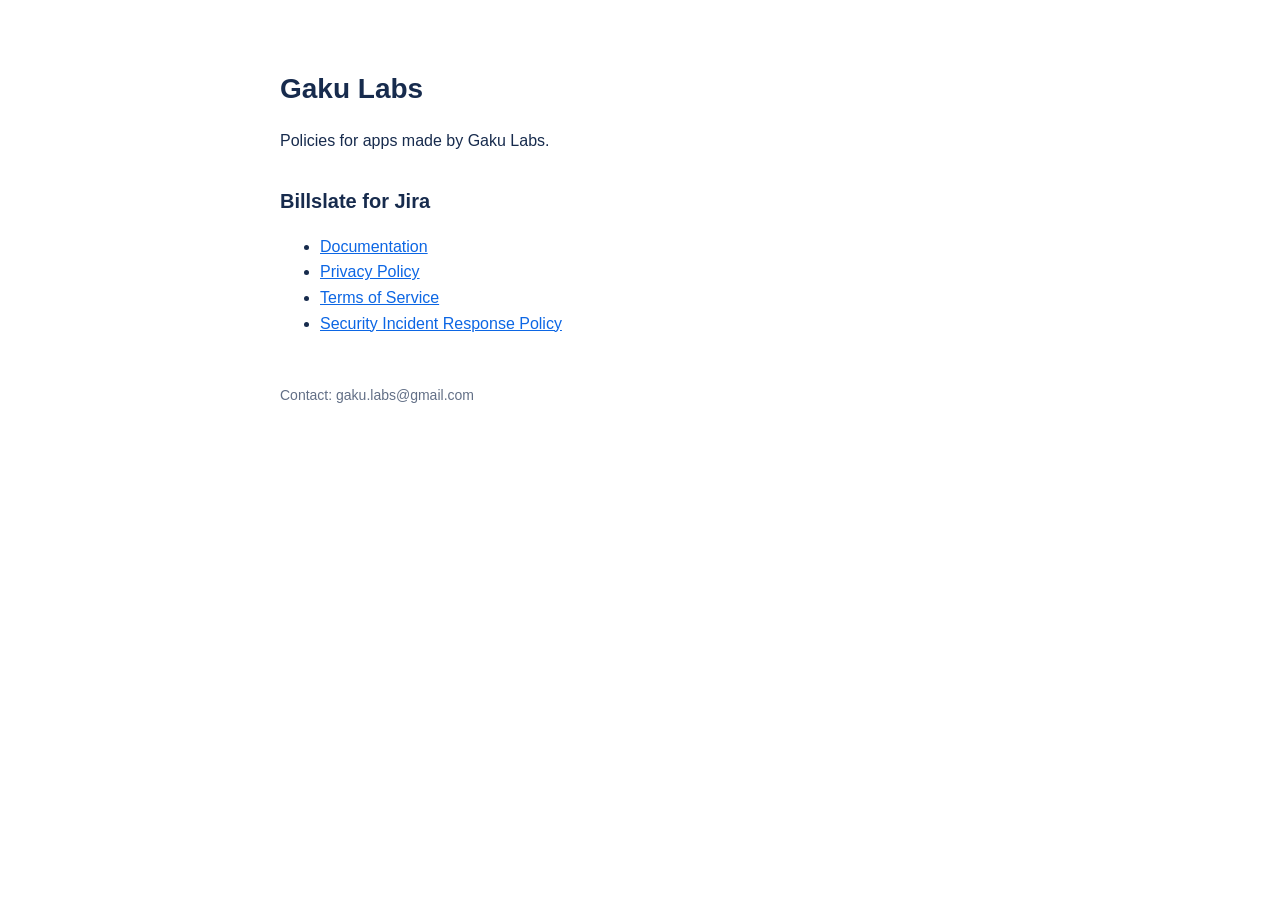
<file: index.html>
<!doctype html>
<html lang="en">
<head>
<meta charset="utf-8">
<meta name="viewport" content="width=device-width, initial-scale=1">
<title>Gaku Labs — Legal</title>
<link rel="stylesheet" href="style.css">
</head>
<body>
<main>
<h1>Gaku Labs</h1>
<p>Policies for apps made by Gaku Labs.</p>
<h2>Billslate for Jira</h2>
<ul>
<li><a href="billslate/">Documentation</a></li>
<li><a href="billslate/privacy.html">Privacy Policy</a></li>
<li><a href="billslate/terms.html">Terms of Service</a></li>
<li><a href="billslate/security.html">Security Incident Response Policy</a></li>
</ul>
<footer>Contact: gaku.labs@gmail.com</footer>
</main>
</body>
</html>
</file>
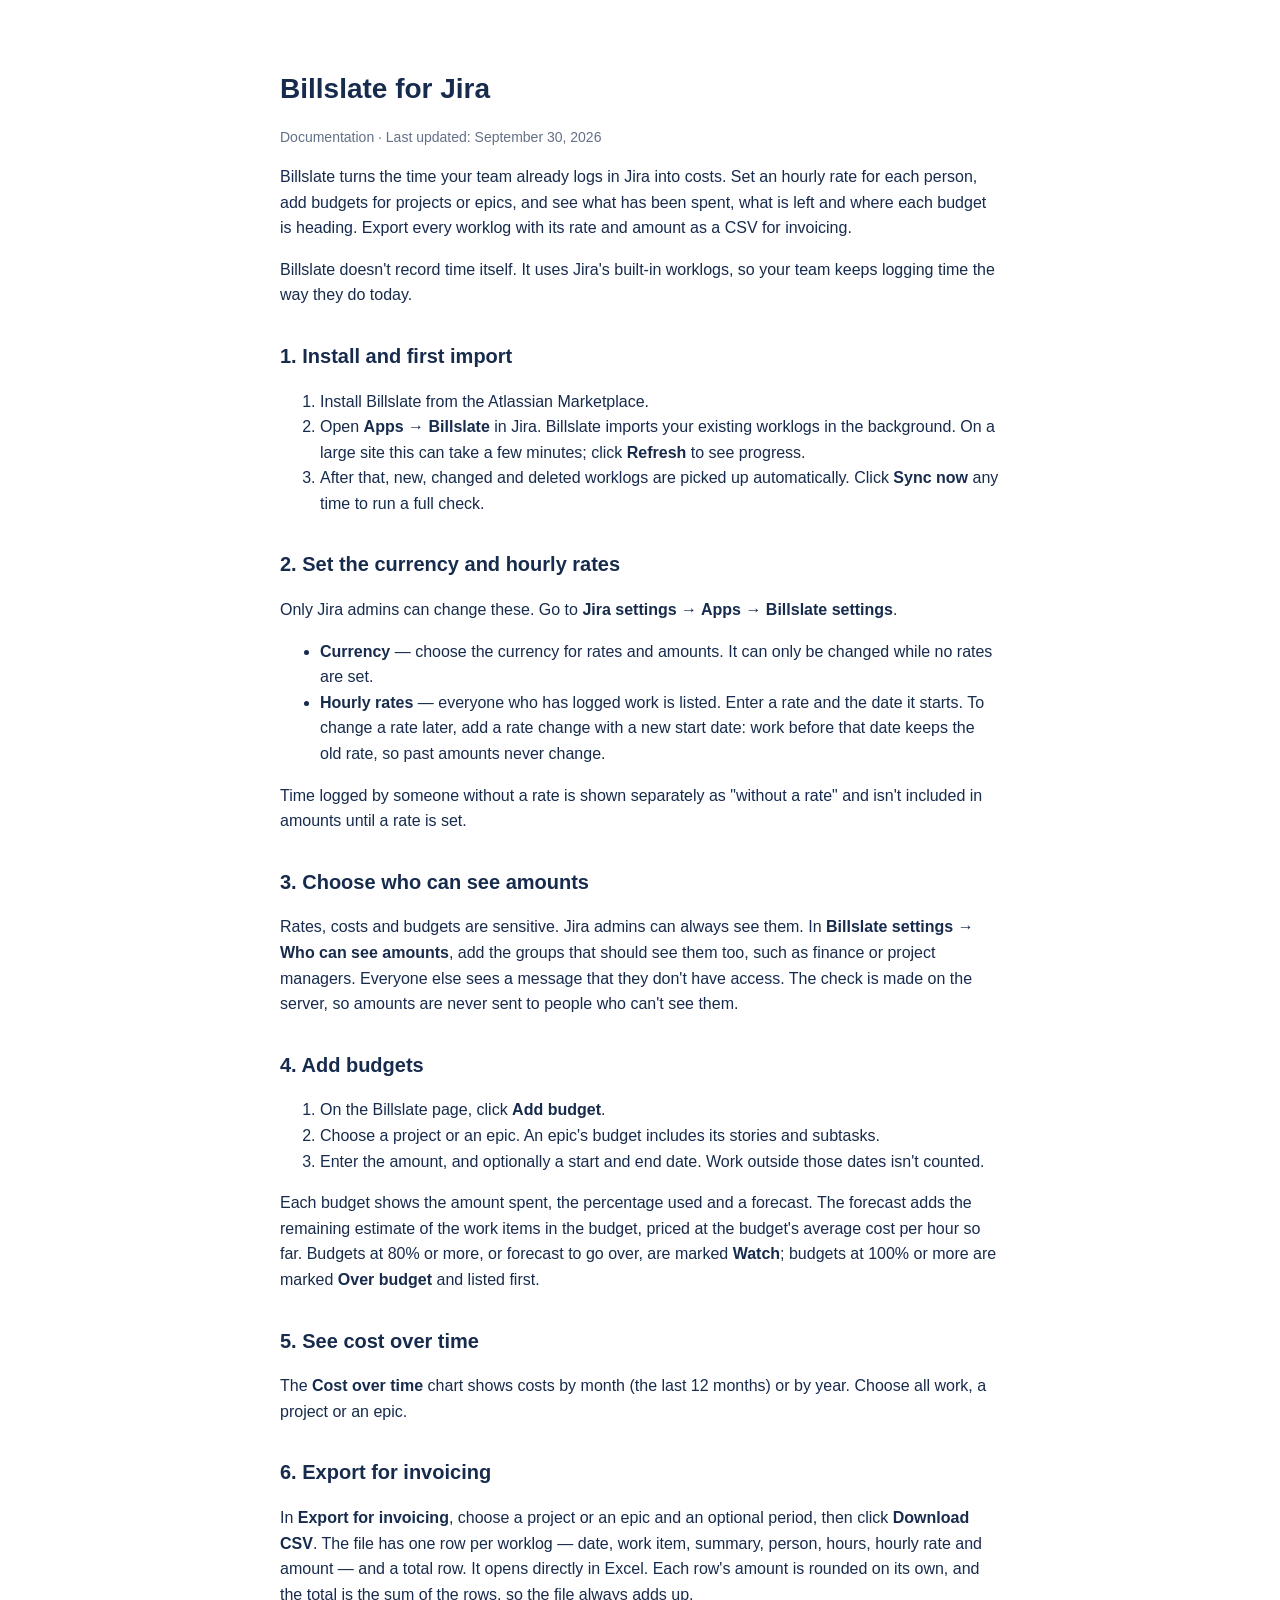
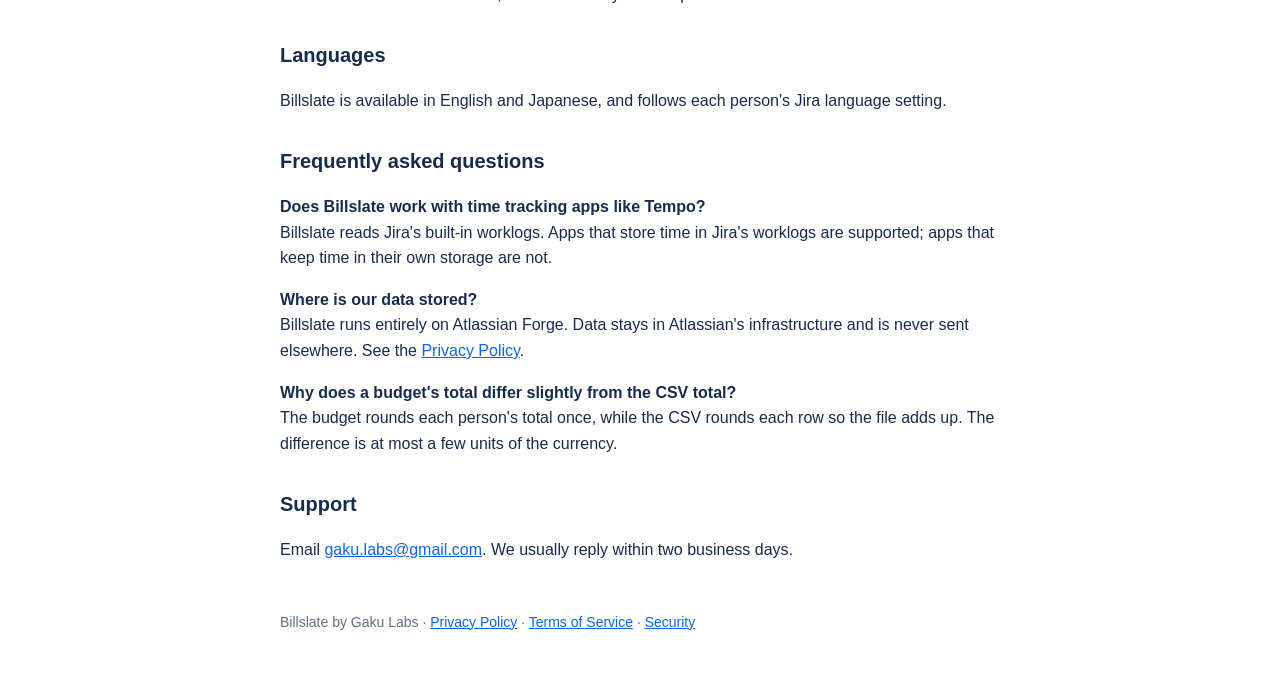
<file: billslate/index.html>
<!doctype html>
<html lang="en">
<head>
<meta charset="utf-8">
<meta name="viewport" content="width=device-width, initial-scale=1">
<title>Billslate for Jira — Documentation</title>
<link rel="stylesheet" href="../style.css">
</head>
<body>
<main>
<h1>Billslate for Jira</h1>
<p class="updated">Documentation · Last updated: September 30, 2026</p>

<p>Billslate turns the time your team already logs in Jira into costs. Set an hourly rate for each person, add budgets for projects or epics, and see what has been spent, what is left and where each budget is heading. Export every worklog with its rate and amount as a CSV for invoicing.</p>
<p>Billslate doesn't record time itself. It uses Jira's built-in worklogs, so your team keeps logging time the way they do today.</p>

<h2>1. Install and first import</h2>
<ol>
<li>Install Billslate from the Atlassian Marketplace.</li>
<li>Open <strong>Apps → Billslate</strong> in Jira. Billslate imports your existing worklogs in the background. On a large site this can take a few minutes; click <strong>Refresh</strong> to see progress.</li>
<li>After that, new, changed and deleted worklogs are picked up automatically. Click <strong>Sync now</strong> any time to run a full check.</li>
</ol>

<h2>2. Set the currency and hourly rates</h2>
<p>Only Jira admins can change these. Go to <strong>Jira settings → Apps → Billslate settings</strong>.</p>
<ul>
<li><strong>Currency</strong> — choose the currency for rates and amounts. It can only be changed while no rates are set.</li>
<li><strong>Hourly rates</strong> — everyone who has logged work is listed. Enter a rate and the date it starts. To change a rate later, add a rate change with a new start date: work before that date keeps the old rate, so past amounts never change.</li>
</ul>
<p>Time logged by someone without a rate is shown separately as "without a rate" and isn't included in amounts until a rate is set.</p>

<h2>3. Choose who can see amounts</h2>
<p>Rates, costs and budgets are sensitive. Jira admins can always see them. In <strong>Billslate settings → Who can see amounts</strong>, add the groups that should see them too, such as finance or project managers. Everyone else sees a message that they don't have access. The check is made on the server, so amounts are never sent to people who can't see them.</p>

<h2>4. Add budgets</h2>
<ol>
<li>On the Billslate page, click <strong>Add budget</strong>.</li>
<li>Choose a project or an epic. An epic's budget includes its stories and subtasks.</li>
<li>Enter the amount, and optionally a start and end date. Work outside those dates isn't counted.</li>
</ol>
<p>Each budget shows the amount spent, the percentage used and a forecast. The forecast adds the remaining estimate of the work items in the budget, priced at the budget's average cost per hour so far. Budgets at 80% or more, or forecast to go over, are marked <strong>Watch</strong>; budgets at 100% or more are marked <strong>Over budget</strong> and listed first.</p>

<h2>5. See cost over time</h2>
<p>The <strong>Cost over time</strong> chart shows costs by month (the last 12 months) or by year. Choose all work, a project or an epic.</p>

<h2>6. Export for invoicing</h2>
<p>In <strong>Export for invoicing</strong>, choose a project or an epic and an optional period, then click <strong>Download CSV</strong>. The file has one row per worklog — date, work item, summary, person, hours, hourly rate and amount — and a total row. It opens directly in Excel. Each row's amount is rounded on its own, and the total is the sum of the rows, so the file always adds up.</p>

<h2>Languages</h2>
<p>Billslate is available in English and Japanese, and follows each person's Jira language setting.</p>

<h2>Frequently asked questions</h2>
<p><strong>Does Billslate work with time tracking apps like Tempo?</strong><br>Billslate reads Jira's built-in worklogs. Apps that store time in Jira's worklogs are supported; apps that keep time in their own storage are not.</p>
<p><strong>Where is our data stored?</strong><br>Billslate runs entirely on Atlassian Forge. Data stays in Atlassian's infrastructure and is never sent elsewhere. See the <a href="privacy.html">Privacy Policy</a>.</p>
<p><strong>Why does a budget's total differ slightly from the CSV total?</strong><br>The budget rounds each person's total once, while the CSV rounds each row so the file adds up. The difference is at most a few units of the currency.</p>

<h2>Support</h2>
<p>Email <a href="mailto:gaku.labs@gmail.com">gaku.labs@gmail.com</a>. We usually reply within two business days.</p>

<footer>Billslate by Gaku Labs · <a href="privacy.html">Privacy Policy</a> · <a href="terms.html">Terms of Service</a> · <a href="security.html">Security</a></footer>
</main>
</body>
</html>
</file>
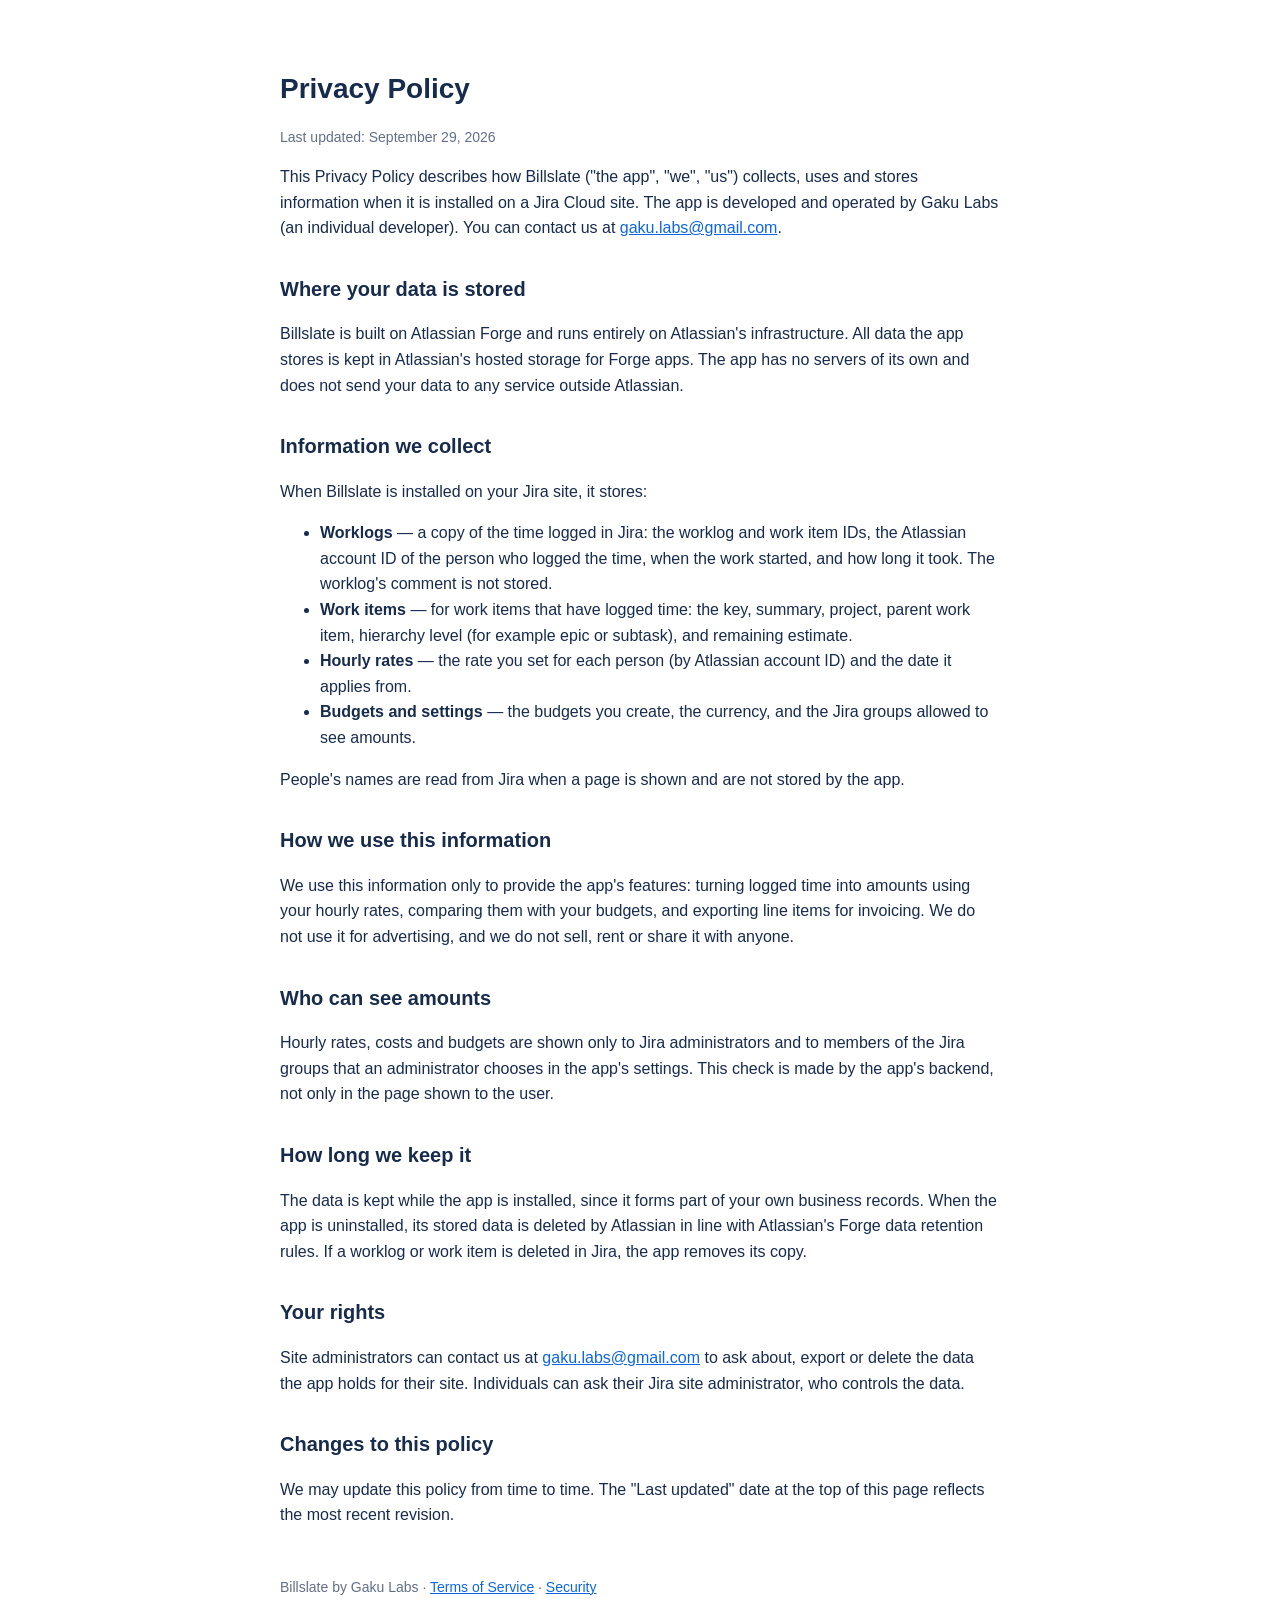
<file: billslate/privacy.html>
<!doctype html>
<html lang="en">
<head>
<meta charset="utf-8">
<meta name="viewport" content="width=device-width, initial-scale=1">
<title>Billslate — Privacy Policy</title>
<link rel="stylesheet" href="../style.css">
</head>
<body>
<main>
<h1>Privacy Policy</h1>
<p class="updated">Last updated: September 29, 2026</p>

<p>This Privacy Policy describes how Billslate ("the app", "we", "us") collects, uses and stores information when it is installed on a Jira Cloud site. The app is developed and operated by Gaku Labs (an individual developer). You can contact us at <a href="mailto:gaku.labs@gmail.com">gaku.labs@gmail.com</a>.</p>

<h2>Where your data is stored</h2>
<p>Billslate is built on Atlassian Forge and runs entirely on Atlassian's infrastructure. All data the app stores is kept in Atlassian's hosted storage for Forge apps. The app has no servers of its own and does not send your data to any service outside Atlassian.</p>

<h2>Information we collect</h2>
<p>When Billslate is installed on your Jira site, it stores:</p>
<ul>
<li><strong>Worklogs</strong> — a copy of the time logged in Jira: the worklog and work item IDs, the Atlassian account ID of the person who logged the time, when the work started, and how long it took. The worklog's comment is not stored.</li>
<li><strong>Work items</strong> — for work items that have logged time: the key, summary, project, parent work item, hierarchy level (for example epic or subtask), and remaining estimate.</li>
<li><strong>Hourly rates</strong> — the rate you set for each person (by Atlassian account ID) and the date it applies from.</li>
<li><strong>Budgets and settings</strong> — the budgets you create, the currency, and the Jira groups allowed to see amounts.</li>
</ul>
<p>People's names are read from Jira when a page is shown and are not stored by the app.</p>

<h2>How we use this information</h2>
<p>We use this information only to provide the app's features: turning logged time into amounts using your hourly rates, comparing them with your budgets, and exporting line items for invoicing. We do not use it for advertising, and we do not sell, rent or share it with anyone.</p>

<h2>Who can see amounts</h2>
<p>Hourly rates, costs and budgets are shown only to Jira administrators and to members of the Jira groups that an administrator chooses in the app's settings. This check is made by the app's backend, not only in the page shown to the user.</p>

<h2>How long we keep it</h2>
<p>The data is kept while the app is installed, since it forms part of your own business records. When the app is uninstalled, its stored data is deleted by Atlassian in line with Atlassian's Forge data retention rules. If a worklog or work item is deleted in Jira, the app removes its copy.</p>

<h2>Your rights</h2>
<p>Site administrators can contact us at <a href="mailto:gaku.labs@gmail.com">gaku.labs@gmail.com</a> to ask about, export or delete the data the app holds for their site. Individuals can ask their Jira site administrator, who controls the data.</p>

<h2>Changes to this policy</h2>
<p>We may update this policy from time to time. The "Last updated" date at the top of this page reflects the most recent revision.</p>

<footer>Billslate by Gaku Labs · <a href="terms.html">Terms of Service</a> · <a href="security.html">Security</a></footer>
</main>
</body>
</html>
</file>
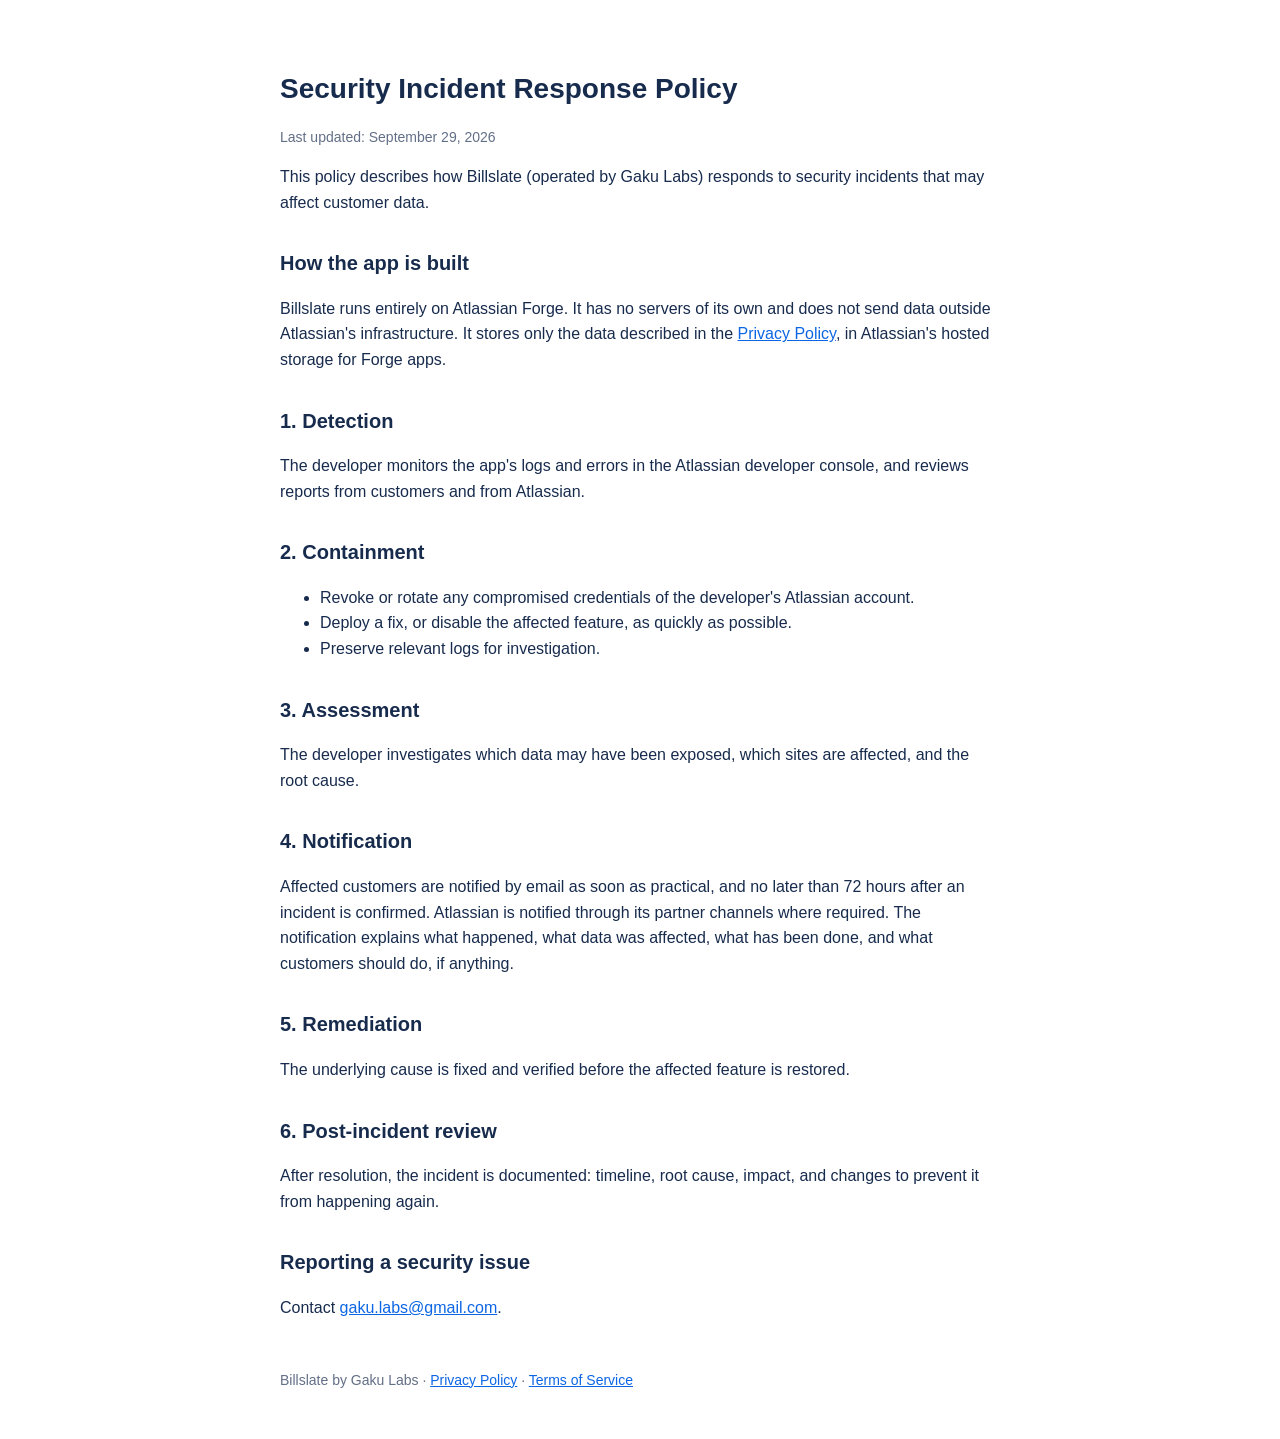
<file: billslate/security.html>
<!doctype html>
<html lang="en">
<head>
<meta charset="utf-8">
<meta name="viewport" content="width=device-width, initial-scale=1">
<title>Billslate — Security Incident Response Policy</title>
<link rel="stylesheet" href="../style.css">
</head>
<body>
<main>
<h1>Security Incident Response Policy</h1>
<p class="updated">Last updated: September 29, 2026</p>

<p>This policy describes how Billslate (operated by Gaku Labs) responds to security incidents that may affect customer data.</p>

<h2>How the app is built</h2>
<p>Billslate runs entirely on Atlassian Forge. It has no servers of its own and does not send data outside Atlassian's infrastructure. It stores only the data described in the <a href="privacy.html">Privacy Policy</a>, in Atlassian's hosted storage for Forge apps.</p>

<h2>1. Detection</h2>
<p>The developer monitors the app's logs and errors in the Atlassian developer console, and reviews reports from customers and from Atlassian.</p>

<h2>2. Containment</h2>
<ul>
<li>Revoke or rotate any compromised credentials of the developer's Atlassian account.</li>
<li>Deploy a fix, or disable the affected feature, as quickly as possible.</li>
<li>Preserve relevant logs for investigation.</li>
</ul>

<h2>3. Assessment</h2>
<p>The developer investigates which data may have been exposed, which sites are affected, and the root cause.</p>

<h2>4. Notification</h2>
<p>Affected customers are notified by email as soon as practical, and no later than 72 hours after an incident is confirmed. Atlassian is notified through its partner channels where required. The notification explains what happened, what data was affected, what has been done, and what customers should do, if anything.</p>

<h2>5. Remediation</h2>
<p>The underlying cause is fixed and verified before the affected feature is restored.</p>

<h2>6. Post-incident review</h2>
<p>After resolution, the incident is documented: timeline, root cause, impact, and changes to prevent it from happening again.</p>

<h2>Reporting a security issue</h2>
<p>Contact <a href="mailto:gaku.labs@gmail.com">gaku.labs@gmail.com</a>.</p>

<footer>Billslate by Gaku Labs · <a href="privacy.html">Privacy Policy</a> · <a href="terms.html">Terms of Service</a></footer>
</main>
</body>
</html>
</file>
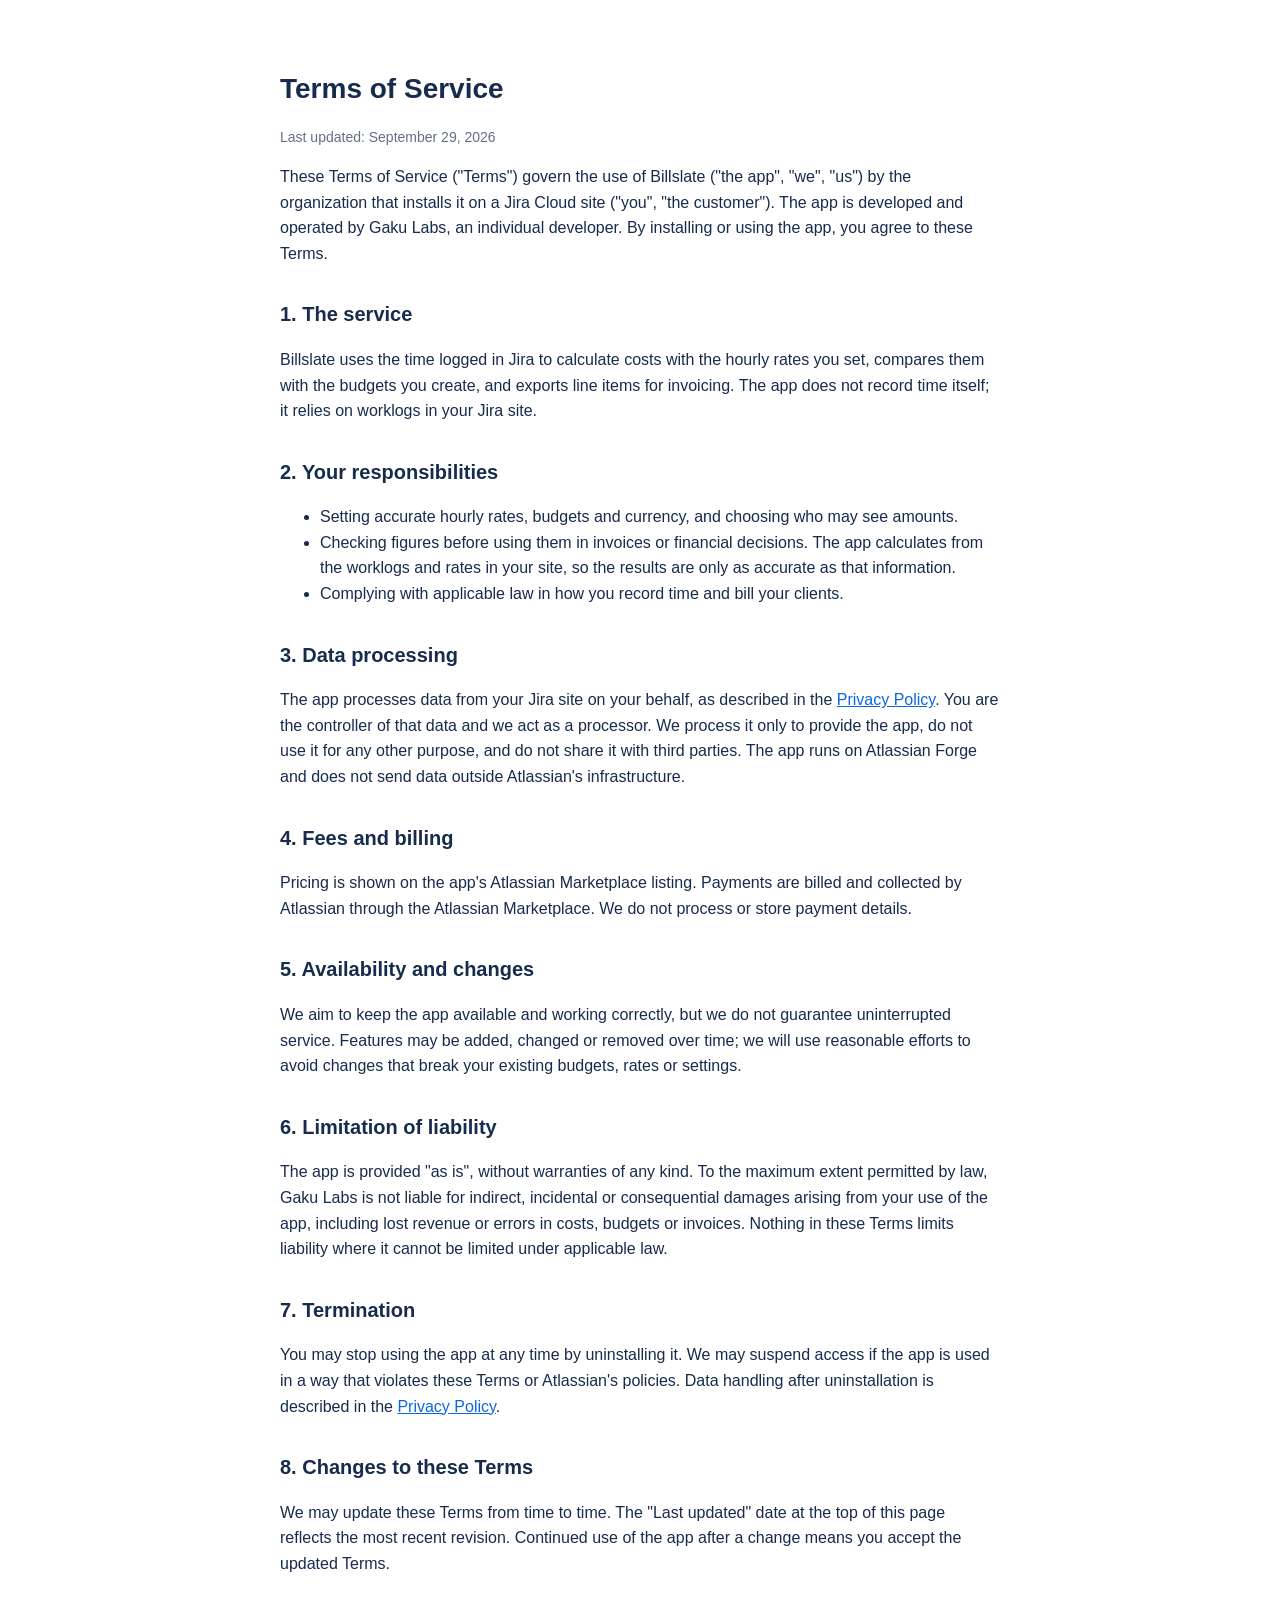
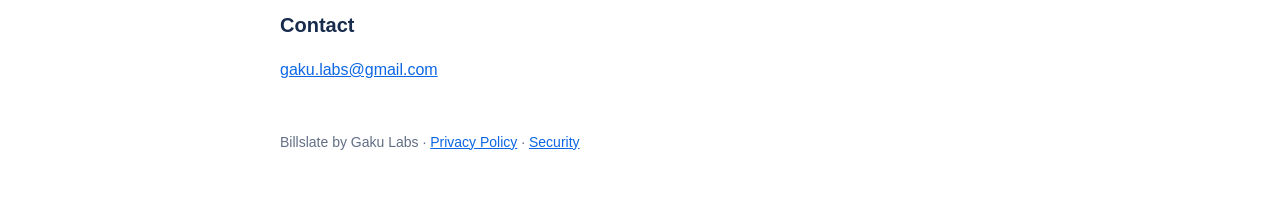
<file: billslate/terms.html>
<!doctype html>
<html lang="en">
<head>
<meta charset="utf-8">
<meta name="viewport" content="width=device-width, initial-scale=1">
<title>Billslate — Terms of Service</title>
<link rel="stylesheet" href="../style.css">
</head>
<body>
<main>
<h1>Terms of Service</h1>
<p class="updated">Last updated: September 29, 2026</p>

<p>These Terms of Service ("Terms") govern the use of Billslate ("the app", "we", "us") by the organization that installs it on a Jira Cloud site ("you", "the customer"). The app is developed and operated by Gaku Labs, an individual developer. By installing or using the app, you agree to these Terms.</p>

<h2>1. The service</h2>
<p>Billslate uses the time logged in Jira to calculate costs with the hourly rates you set, compares them with the budgets you create, and exports line items for invoicing. The app does not record time itself; it relies on worklogs in your Jira site.</p>

<h2>2. Your responsibilities</h2>
<ul>
<li>Setting accurate hourly rates, budgets and currency, and choosing who may see amounts.</li>
<li>Checking figures before using them in invoices or financial decisions. The app calculates from the worklogs and rates in your site, so the results are only as accurate as that information.</li>
<li>Complying with applicable law in how you record time and bill your clients.</li>
</ul>

<h2>3. Data processing</h2>
<p>The app processes data from your Jira site on your behalf, as described in the <a href="privacy.html">Privacy Policy</a>. You are the controller of that data and we act as a processor. We process it only to provide the app, do not use it for any other purpose, and do not share it with third parties. The app runs on Atlassian Forge and does not send data outside Atlassian's infrastructure.</p>

<h2>4. Fees and billing</h2>
<p>Pricing is shown on the app's Atlassian Marketplace listing. Payments are billed and collected by Atlassian through the Atlassian Marketplace. We do not process or store payment details.</p>

<h2>5. Availability and changes</h2>
<p>We aim to keep the app available and working correctly, but we do not guarantee uninterrupted service. Features may be added, changed or removed over time; we will use reasonable efforts to avoid changes that break your existing budgets, rates or settings.</p>

<h2>6. Limitation of liability</h2>
<p>The app is provided "as is", without warranties of any kind. To the maximum extent permitted by law, Gaku Labs is not liable for indirect, incidental or consequential damages arising from your use of the app, including lost revenue or errors in costs, budgets or invoices. Nothing in these Terms limits liability where it cannot be limited under applicable law.</p>

<h2>7. Termination</h2>
<p>You may stop using the app at any time by uninstalling it. We may suspend access if the app is used in a way that violates these Terms or Atlassian's policies. Data handling after uninstallation is described in the <a href="privacy.html">Privacy Policy</a>.</p>

<h2>8. Changes to these Terms</h2>
<p>We may update these Terms from time to time. The "Last updated" date at the top of this page reflects the most recent revision. Continued use of the app after a change means you accept the updated Terms.</p>

<h2>Contact</h2>
<p><a href="mailto:gaku.labs@gmail.com">gaku.labs@gmail.com</a></p>

<footer>Billslate by Gaku Labs · <a href="privacy.html">Privacy Policy</a> · <a href="security.html">Security</a></footer>
</main>
</body>
</html>
</file>
<file: style.css>
body { font-family: -apple-system, BlinkMacSystemFont, "Segoe UI", Roboto, Helvetica, Arial, sans-serif; line-height: 1.6; color: #172b4d; background: #fff; margin: 0; }
main { max-width: 720px; margin: 0 auto; padding: 48px 24px; }
h1 { font-size: 28px; margin-bottom: 4px; }
h2 { font-size: 20px; margin-top: 32px; }
.updated { color: #626f86; font-size: 14px; }
a { color: #0c66e4; }
footer { margin-top: 48px; font-size: 14px; color: #626f86; }
</file>
